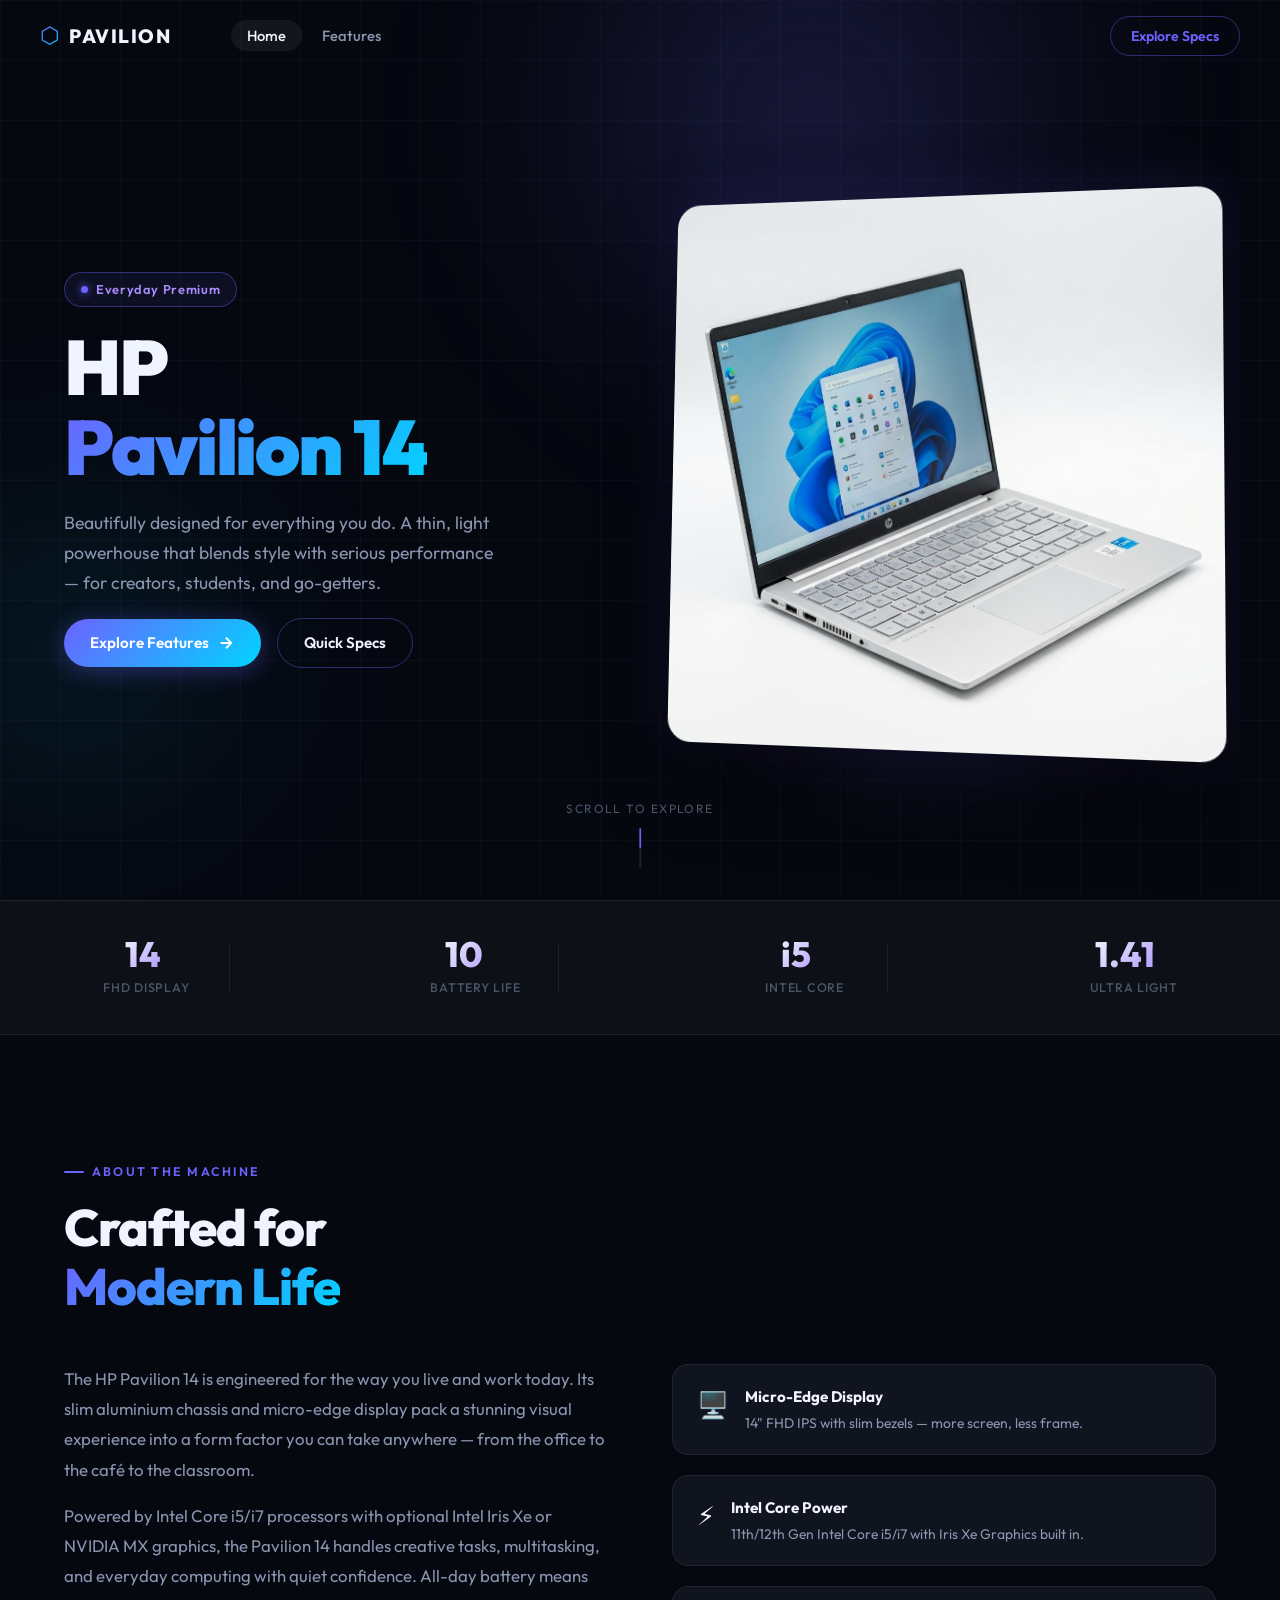
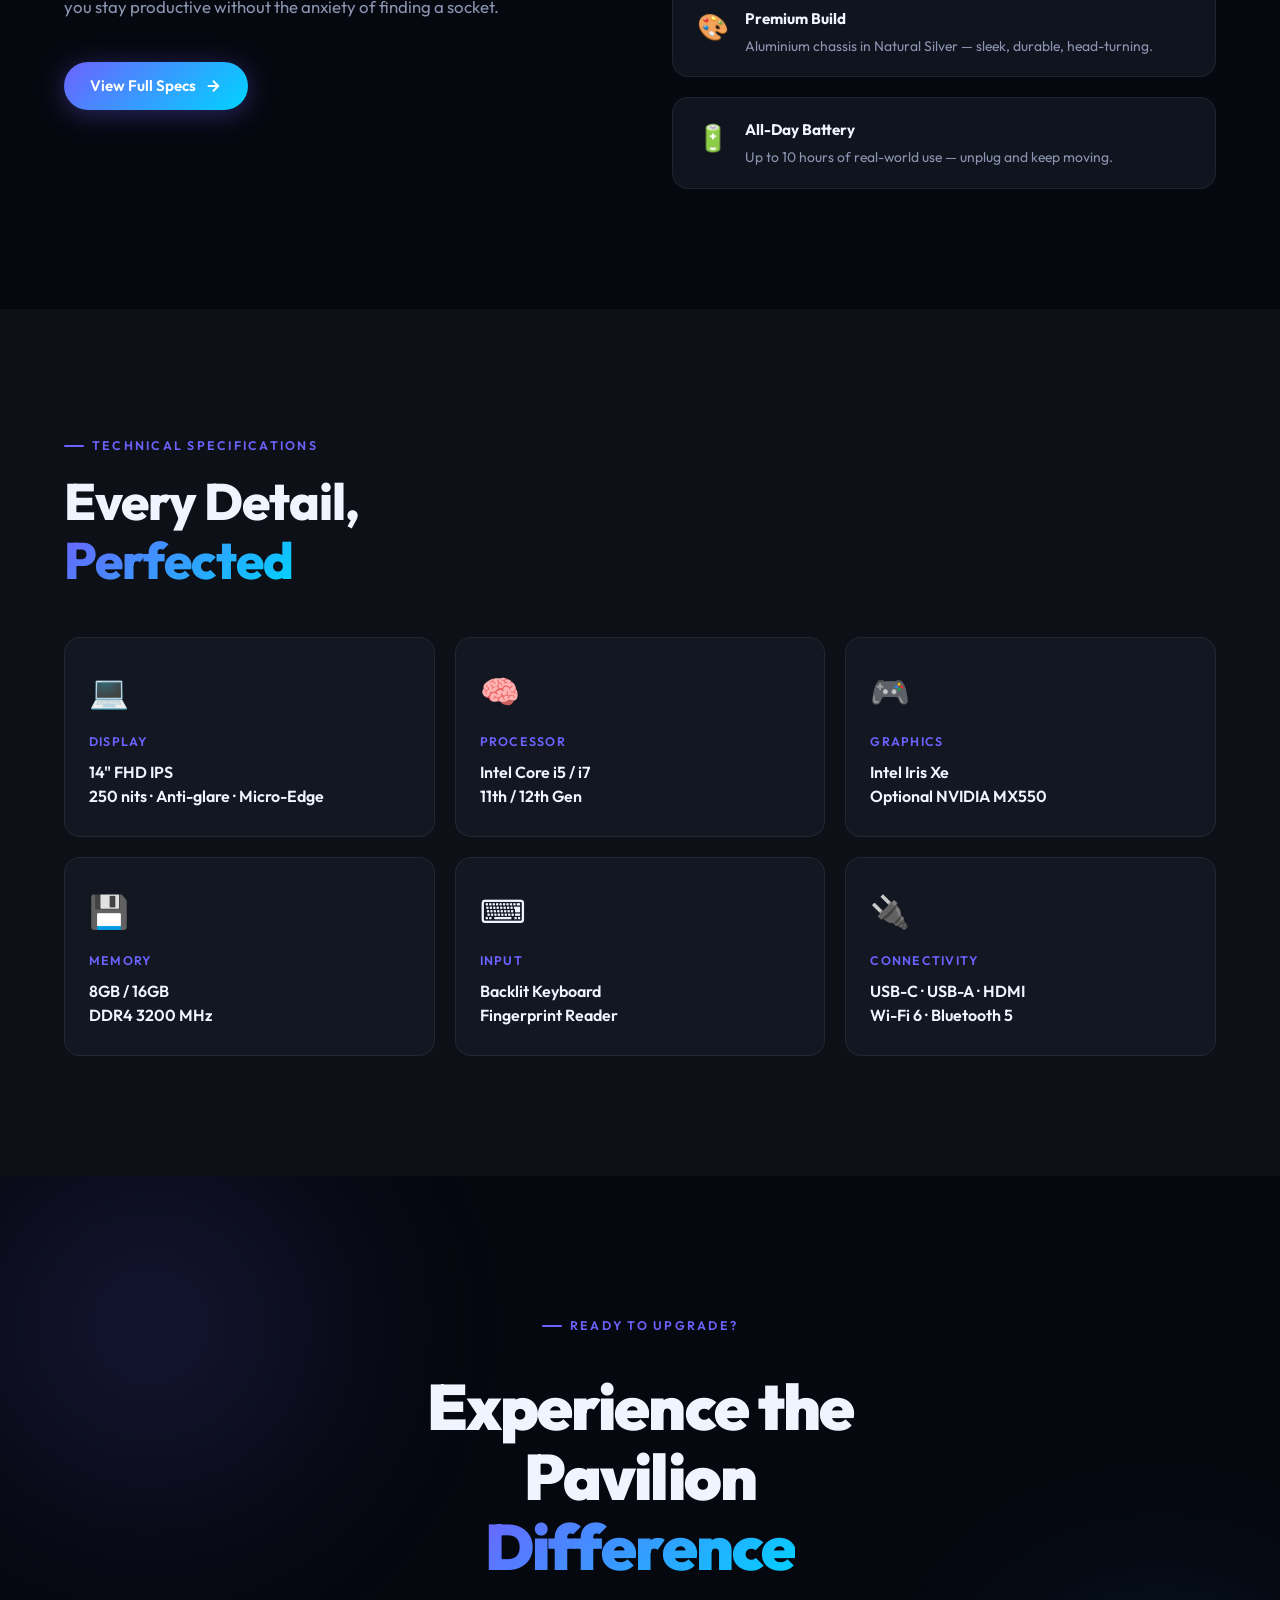
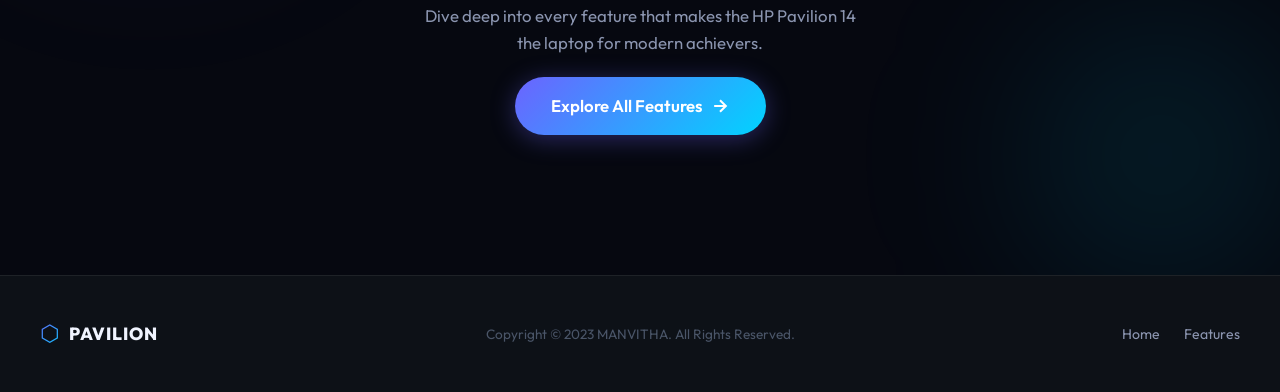
<file: index.html>
<!DOCTYPE html>
<html lang="en">
<head>
  <meta charset="UTF-8" />
  <meta name="viewport" content="width=device-width, initial-scale=1.0" />
  <title>HP Pavilion 14 — Beautifully Versatile</title>
  <meta name="description" content="HP Pavilion 14 — an elegantly designed laptop built for creators, students, and professionals. Discover its stunning display, all-day battery, and premium build." />
  <link rel="preconnect" href="https://fonts.googleapis.com" />
  <link rel="preconnect" href="https://fonts.gstatic.com" crossorigin />
  <link href="https://fonts.googleapis.com/css2?family=Outfit:wght@300;400;500;600;700;800;900&family=JetBrains+Mono:wght@400;600&display=swap" rel="stylesheet" />
  <link rel="stylesheet" href="style.css" />
</head>
<body>

  <!-- ── NAV ── -->
  <nav class="nav" id="nav">
    <div class="nav-inner">
      <a href="index.html" class="nav-logo">
        <span class="logo-icon">⬡</span>
        <span>PAVILION</span>
      </a>
      <ul class="nav-links">
        <li><a href="index.html" class="nav-link active">Home</a></li>
        <li><a href="featues.html" class="nav-link">Features</a></li>
      </ul>
      <a href="featues.html" class="nav-cta">Explore Specs</a>
    </div>
  </nav>

  <!-- ── HERO ── -->
  <section class="hero" id="hero">
    <div class="hero-bg">
      <div class="hero-orb orb-1"></div>
      <div class="hero-orb orb-2"></div>
      <div class="hero-grid"></div>
    </div>

    <div class="hero-content">
      <div class="hero-badge">
        <span class="badge-dot"></span>
        Everyday Premium
      </div>
      <h1 class="hero-title">
        HP<br />
        <span class="gradient-text">Pavilion 14</span>
      </h1>
      <p class="hero-sub">
        Beautifully designed for everything you do. A thin, light powerhouse that blends style with serious performance — for creators, students, and go-getters.
      </p>
      <div class="hero-actions">
        <a href="featues.html" class="btn btn-primary">
          <span>Explore Features</span>
          <svg width="18" height="18" viewBox="0 0 24 24" fill="none" stroke="currentColor" stroke-width="2.5"><path d="M5 12h14M12 5l7 7-7 7"/></svg>
        </a>
        <a href="#specs" class="btn btn-ghost">Quick Specs</a>
      </div>
    </div>

    <div class="hero-visual">
      <div class="laptop-glow"></div>
      <img src="./assets/pavilion14.png" alt="HP Pavilion 14 Laptop" class="hero-img" />
    </div>

    <div class="hero-scroll">
      <span>Scroll to explore</span>
      <div class="scroll-bar"><div class="scroll-thumb"></div></div>
    </div>
  </section>

  <!-- ── STATS ── -->
  <section class="stats" id="stats">
    <div class="stats-inner">
      <div class="stat-card">
        <span class="stat-value">14<span class="stat-unit">"</span></span>
        <span class="stat-label">FHD Display</span>
      </div>
      <div class="stat-divider"></div>
      <div class="stat-card">
        <span class="stat-value">10<span class="stat-unit">hrs</span></span>
        <span class="stat-label">Battery Life</span>
      </div>
      <div class="stat-divider"></div>
      <div class="stat-card">
        <span class="stat-value">i5<span class="stat-unit">/i7</span></span>
        <span class="stat-label">Intel Core</span>
      </div>
      <div class="stat-divider"></div>
      <div class="stat-card">
        <span class="stat-value">1.41<span class="stat-unit">kg</span></span>
        <span class="stat-label">Ultra Light</span>
      </div>
    </div>
  </section>

  <!-- ── ABOUT ── -->
  <section class="about-section" id="about">
    <div class="section-inner">
      <div class="section-label">About the Machine</div>
      <h2 class="section-title">Crafted for<br /><span class="gradient-text">Modern Life</span></h2>
      <div class="about-grid">
        <div class="about-text">
          <p>
            The HP Pavilion 14 is engineered for the way you live and work today. Its slim aluminium chassis and micro-edge display pack a stunning visual experience into a form factor you can take anywhere — from the office to the café to the classroom.
          </p>
          <p>
            Powered by Intel Core i5/i7 processors with optional Intel Iris Xe or NVIDIA MX graphics, the Pavilion 14 handles creative tasks, multitasking, and everyday computing with quiet confidence. All-day battery means you stay productive without the anxiety of finding a socket.
          </p>
          <a href="featues.html" class="btn btn-primary" style="margin-top:1.5rem;display:inline-flex;">
            <span>View Full Specs</span>
            <svg width="18" height="18" viewBox="0 0 24 24" fill="none" stroke="currentColor" stroke-width="2.5"><path d="M5 12h14M12 5l7 7-7 7"/></svg>
          </a>
        </div>
        <div class="about-highlights">
          <div class="highlight-item">
            <div class="hi-icon">🖥️</div>
            <div>
              <div class="hi-title">Micro-Edge Display</div>
              <div class="hi-desc">14" FHD IPS with slim bezels — more screen, less frame.</div>
            </div>
          </div>
          <div class="highlight-item">
            <div class="hi-icon">⚡</div>
            <div>
              <div class="hi-title">Intel Core Power</div>
              <div class="hi-desc">11th/12th Gen Intel Core i5/i7 with Iris Xe Graphics built in.</div>
            </div>
          </div>
          <div class="highlight-item">
            <div class="hi-icon">🎨</div>
            <div>
              <div class="hi-title">Premium Build</div>
              <div class="hi-desc">Aluminium chassis in Natural Silver — sleek, durable, head-turning.</div>
            </div>
          </div>
          <div class="highlight-item">
            <div class="hi-icon">🔋</div>
            <div>
              <div class="hi-title">All-Day Battery</div>
              <div class="hi-desc">Up to 10 hours of real-world use — unplug and keep moving.</div>
            </div>
          </div>
        </div>
      </div>
    </div>
  </section>

  <!-- ── QUICK SPECS ── -->
  <section class="specs-section" id="specs">
    <div class="section-inner">
      <div class="section-label">Technical Specifications</div>
      <h2 class="section-title">Every Detail,<br /><span class="gradient-text">Perfected</span></h2>
      <div class="specs-grid">
        <div class="spec-card">
          <div class="spec-icon">💻</div>
          <div class="spec-name">Display</div>
          <div class="spec-value">14" FHD IPS<br />250 nits · Anti-glare · Micro-Edge</div>
        </div>
        <div class="spec-card">
          <div class="spec-icon">🧠</div>
          <div class="spec-name">Processor</div>
          <div class="spec-value">Intel Core i5 / i7<br />11th / 12th Gen</div>
        </div>
        <div class="spec-card">
          <div class="spec-icon">🎮</div>
          <div class="spec-name">Graphics</div>
          <div class="spec-value">Intel Iris Xe<br />Optional NVIDIA MX550</div>
        </div>
        <div class="spec-card">
          <div class="spec-icon">💾</div>
          <div class="spec-name">Memory</div>
          <div class="spec-value">8GB / 16GB<br />DDR4 3200 MHz</div>
        </div>
        <div class="spec-card">
          <div class="spec-icon">⌨️</div>
          <div class="spec-name">Input</div>
          <div class="spec-value">Backlit Keyboard<br />Fingerprint Reader</div>
        </div>
        <div class="spec-card">
          <div class="spec-icon">🔌</div>
          <div class="spec-name">Connectivity</div>
          <div class="spec-value">USB-C · USB-A · HDMI<br />Wi-Fi 6 · Bluetooth 5</div>
        </div>
      </div>
    </div>
  </section>

  <!-- ── CTA ── -->
  <section class="cta-section">
    <div class="cta-orb cta-orb-1"></div>
    <div class="cta-orb cta-orb-2"></div>
    <div class="cta-inner">
      <div class="section-label">Ready to Upgrade?</div>
      <h2 class="cta-title">Experience the Pavilion<br /><span class="gradient-text">Difference</span></h2>
      <p class="cta-desc">Dive deep into every feature that makes the HP Pavilion 14 the laptop for modern achievers.</p>
      <a href="featues.html" class="btn btn-primary btn-lg">
        <span>Explore All Features</span>
        <svg width="20" height="20" viewBox="0 0 24 24" fill="none" stroke="currentColor" stroke-width="2.5"><path d="M5 12h14M12 5l7 7-7 7"/></svg>
      </a>
    </div>
  </section>

  <!-- ── FOOTER ── -->
  <footer class="footer">
    <div class="footer-inner">
      <div class="footer-logo">
        <span class="logo-icon">⬡</span>
        <span>PAVILION</span>
      </div>
      <p class="footer-copy">Copyright &copy; 2023 MANVITHA. All Rights Reserved.</p>
      <div class="footer-links">
        <a href="index.html">Home</a>
        <a href="featues.html">Features</a>
      </div>
    </div>
  </footer>

  <script src="main.js"></script>
</body>
</html>
</file>
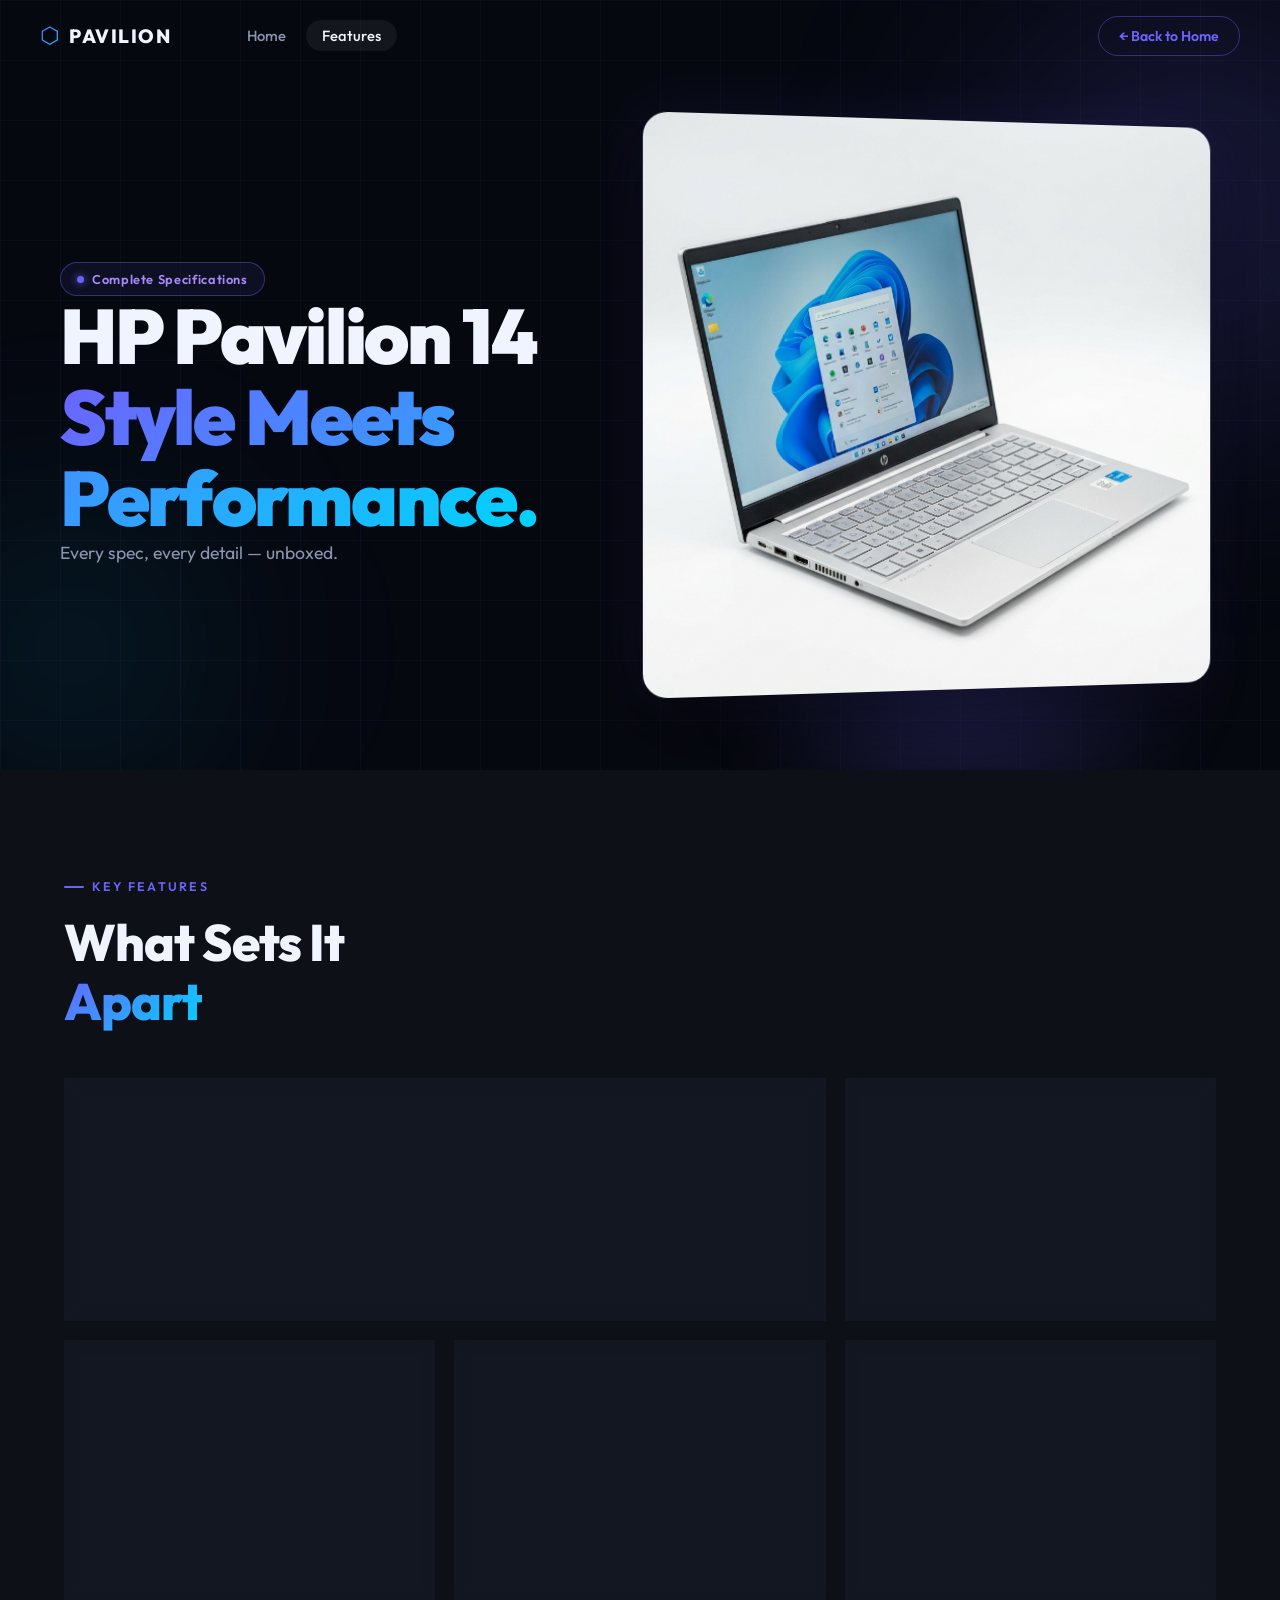
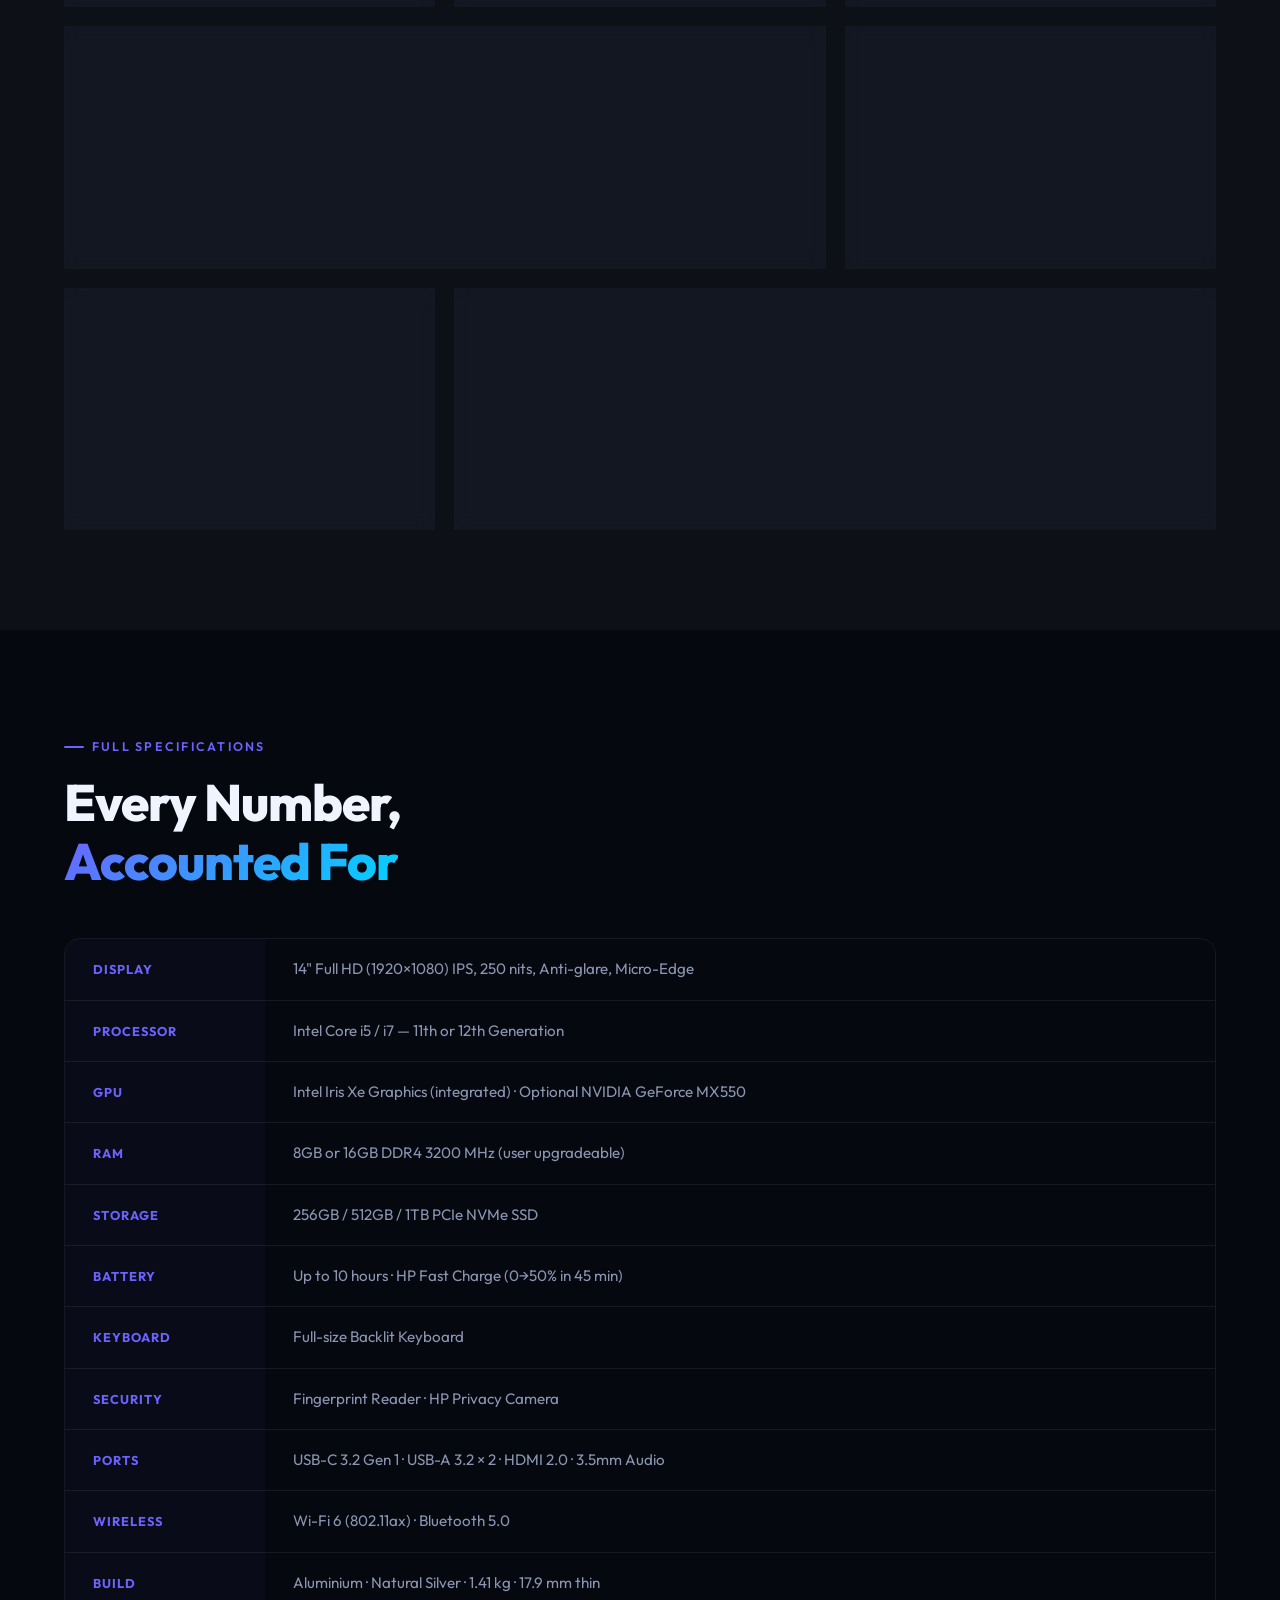
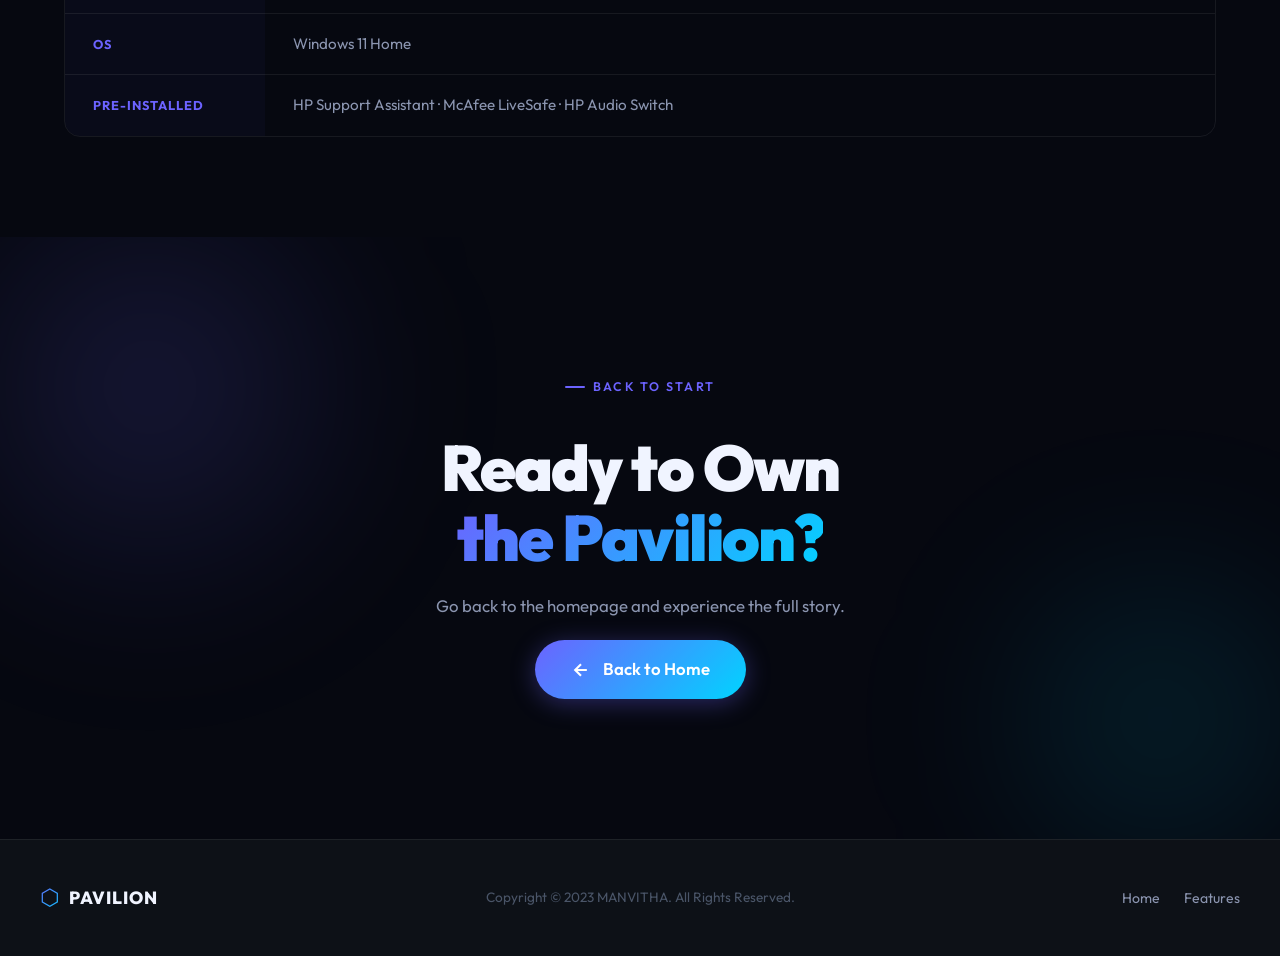
<file: featues.html>
<!DOCTYPE html>
<html lang="en">
<head>
  <meta charset="UTF-8" />
  <meta name="viewport" content="width=device-width, initial-scale=1.0" />
  <title>HP Pavilion 14 — Full Features & Specifications</title>
  <meta name="description" content="Explore the complete features and technical specifications of the HP Pavilion 14 laptop — display, GPU, CPU, battery, connectivity and more." />
  <link rel="preconnect" href="https://fonts.googleapis.com" />
  <link rel="preconnect" href="https://fonts.gstatic.com" crossorigin />
  <link href="https://fonts.googleapis.com/css2?family=Outfit:wght@300;400;500;600;700;800;900&family=JetBrains+Mono:wght@400;600&display=swap" rel="stylesheet" />
  <link rel="stylesheet" href="style.css" />
</head>
<body class="features-page">

  <!-- ── NAV ── -->
  <nav class="nav" id="nav">
    <div class="nav-inner">
      <a href="index.html" class="nav-logo">
        <span class="logo-icon">⬡</span>
        <span>PAVILION</span>
      </a>
      <ul class="nav-links">
        <li><a href="index.html" class="nav-link">Home</a></li>
        <li><a href="featues.html" class="nav-link active">Features</a></li>
      </ul>
      <a href="index.html" class="nav-cta">← Back to Home</a>
    </div>
  </nav>

  <!-- ── FEATURES HERO ── -->
  <section class="feat-hero">
    <div class="hero-bg">
      <div class="hero-orb orb-1" style="top:-10%;left:70%"></div>
      <div class="hero-orb orb-2" style="top:50%;left:-10%"></div>
      <div class="hero-grid"></div>
    </div>
    <div class="feat-hero-inner">
      <div class="hero-badge">
        <span class="badge-dot"></span>
        Complete Specifications
      </div>
      <h1 class="hero-title" style="font-size:clamp(2.5rem,6vw,5rem)">
        HP Pavilion 14<br />
        <span class="gradient-text">Style Meets Performance.</span>
      </h1>
      <p class="hero-sub">Every spec, every detail — unboxed.</p>
    </div>
    <div class="feat-hero-img-wrap">
      <div class="laptop-glow"></div>
      <img src="./assets/pavilion14.png" alt="HP Pavilion 14" class="hero-img feat-img" />
    </div>
  </section>

  <!-- ── FEATURE CARDS ── -->
  <section class="features-section">
    <div class="section-inner">
      <div class="section-label">Key Features</div>
      <h2 class="section-title">What Sets It<br /><span class="gradient-text">Apart</span></h2>

      <div class="feature-cards">

        <div class="feat-card feat-card--wide">
          <div class="feat-card-icon">🖥️</div>
          <div class="feat-card-body">
            <h3 class="feat-card-title">Micro-Edge FHD Display</h3>
            <p class="feat-card-desc">The 14-inch Full HD IPS micro-edge display delivers crisp, vivid visuals with slim bezels that maximise your screen real estate. Whether you're editing photos, watching movies, or video-calling, every detail shines with 250-nit brightness and anti-glare coating.</p>
            <ul class="feat-tags">
              <li>14" FHD IPS</li>
              <li>250 nits</li>
              <li>Anti-glare</li>
              <li>Micro-Edge</li>
              <li>sRGB Tuned</li>
            </ul>
          </div>
        </div>

        <div class="feat-card">
          <div class="feat-card-icon">🧠</div>
          <div class="feat-card-body">
            <h3 class="feat-card-title">Intel Core i5 / i7</h3>
            <p class="feat-card-desc">11th or 12th Gen Intel Core processors deliver fast, responsive performance for multitasking, content creation, and everyday productivity.</p>
          </div>
        </div>

        <div class="feat-card">
          <div class="feat-card-icon">🎮</div>
          <div class="feat-card-body">
            <h3 class="feat-card-title">Intel Iris Xe Graphics</h3>
            <p class="feat-card-desc">Integrated Intel Iris Xe delivers surprisingly capable graphics for video editing, light gaming, and smooth 4K streaming. Optional NVIDIA MX550 available.</p>
          </div>
        </div>

        <div class="feat-card">
          <div class="feat-card-icon">💾</div>
          <div class="feat-card-body">
            <h3 class="feat-card-title">8GB / 16GB DDR4</h3>
            <p class="feat-card-desc">Up to 16GB of 3200 MHz DDR4 RAM keeps dozens of browser tabs, apps, and creative tools running smoothly — no slowdowns.</p>
          </div>
        </div>

        <div class="feat-card">
          <div class="feat-card-icon">🔋</div>
          <div class="feat-card-body">
            <h3 class="feat-card-title">All-Day Battery</h3>
            <p class="feat-card-desc">Up to 10 hours of real-world battery life. HP Fast Charge gets you from 0 to 50% in just 45 minutes — perfect for busy days.</p>
          </div>
        </div>

        <div class="feat-card feat-card--wide">
          <div class="feat-card-icon">⌨️</div>
          <div class="feat-card-body">
            <h3 class="feat-card-title">Comfort & Security</h3>
            <p class="feat-card-desc">A backlit keyboard ensures comfortable typing in any environment. The integrated fingerprint reader provides instant, secure login — no passwords needed. The large, smooth touchpad makes navigation effortless.</p>
            <ul class="feat-tags">
              <li>Backlit Keyboard</li>
              <li>Fingerprint Reader</li>
              <li>HP Privacy Camera</li>
            </ul>
          </div>
        </div>

        <div class="feat-card">
          <div class="feat-card-icon">🔌</div>
          <div class="feat-card-body">
            <h3 class="feat-card-title">Full Connectivity</h3>
            <p class="feat-card-desc">USB-C (with charging), USB-A 3.2, HDMI 2.0, Wi-Fi 6, and Bluetooth 5.0 — connected to everything, everywhere.</p>
          </div>
        </div>

        <div class="feat-card">
          <div class="feat-card-icon">🪶</div>
          <div class="feat-card-body">
            <h3 class="feat-card-title">Premium Aluminium Build</h3>
            <p class="feat-card-desc">Natural Silver aluminium chassis — lightweight at just 1.41 kg with a refined finish that looks as good as it performs.</p>
          </div>
        </div>

        <div class="feat-card feat-card--wide feat-card--software">
          <div class="feat-card-icon">🪟</div>
          <div class="feat-card-body">
            <h3 class="feat-card-title">Ready Out of the Box</h3>
            <p class="feat-card-desc">Windows 11 Home comes pre-installed alongside HP Support Assistant, HP Audio Switch, and McAfee LiveSafe — everything you need to hit the ground running from day one.</p>
            <ul class="feat-tags">
              <li>Windows 11 Home</li>
              <li>HP Support Assistant</li>
              <li>McAfee LiveSafe</li>
            </ul>
          </div>
        </div>

      </div>
    </div>
  </section>

  <!-- ── FULL SPEC TABLE ── -->
  <section class="spec-table-section">
    <div class="section-inner">
      <div class="section-label">Full Specifications</div>
      <h2 class="section-title">Every Number,<br /><span class="gradient-text">Accounted For</span></h2>
      <div class="spec-table-wrap">
        <table class="spec-table">
          <tbody>
            <tr><th>Display</th><td>14" Full HD (1920×1080) IPS, 250 nits, Anti-glare, Micro-Edge</td></tr>
            <tr><th>Processor</th><td>Intel Core i5 / i7 — 11th or 12th Generation</td></tr>
            <tr><th>GPU</th><td>Intel Iris Xe Graphics (integrated) · Optional NVIDIA GeForce MX550</td></tr>
            <tr><th>RAM</th><td>8GB or 16GB DDR4 3200 MHz (user upgradeable)</td></tr>
            <tr><th>Storage</th><td>256GB / 512GB / 1TB PCIe NVMe SSD</td></tr>
            <tr><th>Battery</th><td>Up to 10 hours · HP Fast Charge (0→50% in 45 min)</td></tr>
            <tr><th>Keyboard</th><td>Full-size Backlit Keyboard</td></tr>
            <tr><th>Security</th><td>Fingerprint Reader · HP Privacy Camera</td></tr>
            <tr><th>Ports</th><td>USB-C 3.2 Gen 1 · USB-A 3.2 × 2 · HDMI 2.0 · 3.5mm Audio</td></tr>
            <tr><th>Wireless</th><td>Wi-Fi 6 (802.11ax) · Bluetooth 5.0</td></tr>
            <tr><th>Build</th><td>Aluminium · Natural Silver · 1.41 kg · 17.9 mm thin</td></tr>
            <tr><th>OS</th><td>Windows 11 Home</td></tr>
            <tr><th>Pre-installed</th><td>HP Support Assistant · McAfee LiveSafe · HP Audio Switch</td></tr>
          </tbody>
        </table>
      </div>
    </div>
  </section>

  <!-- ── CTA ── -->
  <section class="cta-section">
    <div class="cta-orb cta-orb-1"></div>
    <div class="cta-orb cta-orb-2"></div>
    <div class="cta-inner">
      <div class="section-label">Back to Start</div>
      <h2 class="cta-title">Ready to Own<br /><span class="gradient-text">the Pavilion?</span></h2>
      <p class="cta-desc">Go back to the homepage and experience the full story.</p>
      <a href="index.html" class="btn btn-primary btn-lg">
        <svg width="20" height="20" viewBox="0 0 24 24" fill="none" stroke="currentColor" stroke-width="2.5" style="margin-right:4px"><path d="M19 12H5M12 19l-7-7 7-7"/></svg>
        <span>Back to Home</span>
      </a>
    </div>
  </section>

  <!-- ── FOOTER ── -->
  <footer class="footer">
    <div class="footer-inner">
      <div class="footer-logo">
        <span class="logo-icon">⬡</span>
        <span>PAVILION</span>
      </div>
      <p class="footer-copy">Copyright &copy; 2023 MANVITHA. All Rights Reserved.</p>
      <div class="footer-links">
        <a href="index.html">Home</a>
        <a href="featues.html">Features</a>
      </div>
    </div>
  </footer>

  <script src="main.js"></script>
</body>
</html>
</file>
<file: style.css>
/* ======================================================
   LENOVO LEGION 5 — PREMIUM DESIGN SYSTEM
   ====================================================== */

/* ── Tokens ── */
:root {
  --bg-base:        #060810;
  --bg-surface:     #0d1117;
  --bg-elevated:    #161b27;
  --bg-card:        rgba(22, 27, 39, 0.7);
  --bg-card-hover:  rgba(30, 37, 55, 0.9);

  --accent:         #6c63ff;
  --accent-alt:     #a78bfa;
  --accent-glow:    rgba(108, 99, 255, 0.35);
  --accent-2:       #00d4ff;

  --text-primary:   #f0f4ff;
  --text-secondary: #8b95b0;
  --text-muted:     #4a5568;

  --border:         rgba(255,255,255,0.07);
  --border-accent:  rgba(108, 99, 255, 0.4);

  --radius-sm:      8px;
  --radius-md:      16px;
  --radius-lg:      24px;
  --radius-xl:      32px;

  --font-main:      'Outfit', system-ui, sans-serif;
  --font-mono:      'JetBrains Mono', monospace;

  --shadow-glow:    0 0 40px rgba(108, 99, 255, 0.2);
  --shadow-card:    0 8px 32px rgba(0,0,0,0.4);
}

/* ── Reset ── */
*, *::before, *::after { box-sizing: border-box; margin: 0; padding: 0; }

html { scroll-behavior: smooth; }

body {
  background-color: var(--bg-base);
  color: var(--text-primary);
  font-family: var(--font-main);
  font-size: 16px;
  line-height: 1.6;
  overflow-x: hidden;
  -webkit-font-smoothing: antialiased;
}

img { display: block; max-width: 100%; }
a   { text-decoration: none; color: inherit; }
ul  { list-style: none; }

/* ── Utilities ── */
.gradient-text {
  background: linear-gradient(135deg, var(--accent) 0%, var(--accent-2) 100%);
  -webkit-background-clip: text;
  -webkit-text-fill-color: transparent;
  background-clip: text;
}

/* ── Buttons ── */
.btn {
  display: inline-flex;
  align-items: center;
  gap: 8px;
  padding: 12px 26px;
  border-radius: 50px;
  font-family: var(--font-main);
  font-size: 0.95rem;
  font-weight: 600;
  cursor: pointer;
  transition: all 0.3s cubic-bezier(0.34, 1.56, 0.64, 1);
  border: none;
  white-space: nowrap;
}
.btn-primary {
  background: linear-gradient(135deg, var(--accent), var(--accent-2));
  color: #fff;
  box-shadow: 0 4px 24px var(--accent-glow);
}
.btn-primary:hover {
  transform: translateY(-2px) scale(1.03);
  box-shadow: 0 8px 36px var(--accent-glow);
}
.btn-ghost {
  background: transparent;
  color: var(--text-primary);
  border: 1px solid var(--border-accent);
}
.btn-ghost:hover {
  background: rgba(108, 99, 255, 0.1);
  transform: translateY(-2px);
}
.btn-lg {
  padding: 16px 36px;
  font-size: 1.05rem;
}

/* ── Section helpers ── */
.section-inner {
  max-width: 1200px;
  margin: 0 auto;
  padding: 0 24px;
}
.section-label {
  display: inline-flex;
  align-items: center;
  gap: 8px;
  font-size: 0.78rem;
  font-weight: 600;
  letter-spacing: 0.18em;
  text-transform: uppercase;
  color: var(--accent);
  margin-bottom: 16px;
}
.section-label::before {
  content: '';
  display: inline-block;
  width: 20px;
  height: 2px;
  background: var(--accent);
  border-radius: 2px;
}
.section-title {
  font-size: clamp(2rem, 4vw, 3.2rem);
  font-weight: 800;
  line-height: 1.15;
  margin-bottom: 48px;
  letter-spacing: -0.02em;
}

/* ======================================================
   NAV
   ====================================================== */
.nav {
  position: fixed;
  top: 0; left: 0; right: 0;
  z-index: 1000;
  padding: 0 24px;
  transition: background 0.4s, backdrop-filter 0.4s, border-color 0.4s;
}
.nav.scrolled {
  background: rgba(6, 8, 16, 0.85);
  backdrop-filter: blur(20px);
  border-bottom: 1px solid var(--border);
}
.nav-inner {
  max-width: 1200px;
  margin: 0 auto;
  height: 72px;
  display: flex;
  align-items: center;
  gap: 40px;
}
.nav-logo {
  display: flex;
  align-items: center;
  gap: 8px;
  font-size: 1.2rem;
  font-weight: 800;
  letter-spacing: 0.08em;
  color: var(--text-primary);
}
.logo-icon {
  font-size: 1.4rem;
  background: linear-gradient(135deg, var(--accent), var(--accent-2));
  -webkit-background-clip: text;
  -webkit-text-fill-color: transparent;
  background-clip: text;
}
.nav-links {
  display: flex;
  align-items: center;
  gap: 4px;
  flex: 1;
  margin-left: 20px;
}
.nav-link {
  padding: 6px 16px;
  border-radius: 50px;
  font-size: 0.92rem;
  font-weight: 500;
  color: var(--text-secondary);
  transition: all 0.25s;
}
.nav-link:hover,
.nav-link.active {
  color: var(--text-primary);
  background: rgba(255,255,255,0.06);
}
.nav-cta {
  margin-left: auto;
  padding: 8px 20px;
  border-radius: 50px;
  border: 1px solid var(--border-accent);
  font-size: 0.88rem;
  font-weight: 600;
  color: var(--accent);
  transition: all 0.25s;
}
.nav-cta:hover {
  background: rgba(108, 99, 255, 0.12);
  transform: translateY(-1px);
}

/* ======================================================
   HERO
   ====================================================== */
.hero {
  position: relative;
  min-height: 100vh;
  display: grid;
  grid-template-columns: 1fr 1fr;
  align-items: center;
  gap: 40px;
  max-width: 1200px;
  margin: 0 auto;
  padding: 120px 24px 80px;
  overflow: hidden;
}
.hero-bg {
  position: fixed;
  inset: 0;
  pointer-events: none;
  z-index: 0;
}
.hero-grid {
  position: absolute;
  inset: 0;
  background-image:
    linear-gradient(rgba(108,99,255,0.05) 1px, transparent 1px),
    linear-gradient(90deg, rgba(108,99,255,0.05) 1px, transparent 1px);
  background-size: 60px 60px;
}
.hero-orb {
  position: absolute;
  border-radius: 50%;
  filter: blur(100px);
  pointer-events: none;
}
.orb-1 {
  width: 600px; height: 600px;
  top: -20%; left: 40%;
  background: radial-gradient(circle, rgba(108,99,255,0.25) 0%, transparent 70%);
  animation: orbFloat 8s ease-in-out infinite;
}
.orb-2 {
  width: 400px; height: 400px;
  top: 50%; left: -10%;
  background: radial-gradient(circle, rgba(0,212,255,0.15) 0%, transparent 70%);
  animation: orbFloat 10s ease-in-out infinite reverse;
}
@keyframes orbFloat {
  0%, 100% { transform: translate(0,0) scale(1); }
  50%       { transform: translate(30px, -30px) scale(1.08); }
}

.hero-content {
  position: relative;
  z-index: 1;
  display: flex;
  flex-direction: column;
  gap: 20px;
}
.hero-badge {
  display: inline-flex;
  align-items: center;
  gap: 8px;
  padding: 6px 16px;
  border-radius: 50px;
  border: 1px solid var(--border-accent);
  font-size: 0.8rem;
  font-weight: 600;
  letter-spacing: 0.05em;
  color: var(--accent-alt);
  background: rgba(108, 99, 255, 0.08);
  width: fit-content;
  animation: fadeUp 0.8s ease both;
}
.badge-dot {
  width: 7px; height: 7px;
  border-radius: 50%;
  background: var(--accent);
  box-shadow: 0 0 8px var(--accent);
  animation: pulse 2s ease infinite;
}
@keyframes pulse {
  0%, 100% { opacity: 1; transform: scale(1); }
  50%       { opacity: 0.6; transform: scale(1.3); }
}

.hero-title {
  font-size: clamp(3rem, 6vw, 5.5rem);
  font-weight: 900;
  line-height: 1.05;
  letter-spacing: -0.03em;
  animation: fadeUp 0.8s 0.1s ease both;
}
.hero-sub {
  font-size: 1.1rem;
  color: var(--text-secondary);
  max-width: 440px;
  line-height: 1.7;
  animation: fadeUp 0.8s 0.2s ease both;
}
.hero-actions {
  display: flex;
  align-items: center;
  gap: 16px;
  flex-wrap: wrap;
  animation: fadeUp 0.8s 0.3s ease both;
}

.hero-visual {
  position: relative;
  z-index: 1;
  display: flex;
  align-items: center;
  justify-content: center;
  animation: fadeUp 0.9s 0.2s ease both;
}
.laptop-glow {
  position: absolute;
  width: 80%;
  height: 50%;
  background: radial-gradient(ellipse, var(--accent-glow) 0%, transparent 70%);
  bottom: -10%;
  left: 10%;
  filter: blur(30px);
  border-radius: 50%;
}
.hero-img {
  width: 100%;
  max-width: 600px;
  border-radius: var(--radius-lg);
  box-shadow: 0 32px 80px rgba(0,0,0,0.6), 0 0 60px rgba(108,99,255,0.15);
  transform: perspective(1000px) rotateY(-8deg) rotateX(3deg);
  transition: transform 0.4s ease;
  position: relative;
}
.hero-img:hover {
  transform: perspective(1000px) rotateY(0deg) rotateX(0deg) scale(1.02);
}

.hero-scroll {
  position: absolute;
  bottom: 32px;
  left: 50%;
  transform: translateX(-50%);
  display: flex;
  flex-direction: column;
  align-items: center;
  gap: 10px;
  z-index: 1;
  font-size: 0.75rem;
  letter-spacing: 0.12em;
  text-transform: uppercase;
  color: var(--text-muted);
}
.scroll-bar {
  width: 2px;
  height: 40px;
  background: rgba(255,255,255,0.1);
  border-radius: 2px;
  overflow: hidden;
}
.scroll-thumb {
  width: 100%;
  height: 50%;
  background: var(--accent);
  border-radius: 2px;
  animation: scrollAnim 2s ease infinite;
}
@keyframes scrollAnim {
  0%   { transform: translateY(-100%); }
  100% { transform: translateY(200%); }
}

/* ======================================================
   STATS
   ====================================================== */
.stats {
  border-top: 1px solid var(--border);
  border-bottom: 1px solid var(--border);
  background: var(--bg-surface);
  position: relative;
  z-index: 2;
}
.stats-inner {
  max-width: 1200px;
  margin: 0 auto;
  padding: 0 24px;
  display: grid;
  grid-template-columns: repeat(7, 1fr);
  align-items: center;
}
.stat-card {
  padding: 36px 24px;
  display: flex;
  flex-direction: column;
  align-items: center;
  gap: 6px;
  text-align: center;
}
.stat-value {
  font-size: 2.2rem;
  font-weight: 800;
  background: linear-gradient(135deg, var(--text-primary), var(--accent-alt));
  -webkit-background-clip: text;
  -webkit-text-fill-color: transparent;
  background-clip: text;
  line-height: 1;
}
.stat-unit {
  font-size: 1rem;
  font-weight: 600;
  opacity: 0.6;
}
.stat-label {
  font-size: 0.78rem;
  font-weight: 500;
  color: var(--text-muted);
  letter-spacing: 0.06em;
  text-transform: uppercase;
}
.stat-divider {
  width: 1px;
  height: 50px;
  background: var(--border);
}

/* ======================================================
   ABOUT
   ====================================================== */
.about-section {
  padding: 120px 0;
  position: relative;
  z-index: 2;
}
.about-grid {
  display: grid;
  grid-template-columns: 1fr 1fr;
  gap: 64px;
  align-items: start;
}
.about-text p {
  font-size: 1.05rem;
  color: var(--text-secondary);
  line-height: 1.8;
  margin-bottom: 16px;
}
.about-highlights {
  display: flex;
  flex-direction: column;
  gap: 20px;
}
.highlight-item {
  display: flex;
  align-items: flex-start;
  gap: 16px;
  padding: 20px 24px;
  background: var(--bg-card);
  border: 1px solid var(--border);
  border-radius: var(--radius-md);
  backdrop-filter: blur(10px);
  transition: all 0.3s ease;
}
.highlight-item:hover {
  border-color: var(--border-accent);
  background: var(--bg-card-hover);
  transform: translateX(4px);
  box-shadow: var(--shadow-card);
}
.hi-icon {
  font-size: 1.6rem;
  flex-shrink: 0;
}
.hi-title {
  font-size: 0.95rem;
  font-weight: 700;
  color: var(--text-primary);
  margin-bottom: 4px;
}
.hi-desc {
  font-size: 0.87rem;
  color: var(--text-secondary);
  line-height: 1.5;
}

/* ======================================================
   SPECS GRID
   ====================================================== */
.specs-section {
  padding: 120px 0;
  background: var(--bg-surface);
  position: relative;
  z-index: 2;
}
.specs-grid {
  display: grid;
  grid-template-columns: repeat(3, 1fr);
  gap: 20px;
}
.spec-card {
  background: var(--bg-card);
  border: 1px solid var(--border);
  border-radius: var(--radius-md);
  padding: 28px 24px;
  transition: all 0.35s cubic-bezier(0.34, 1.56, 0.64, 1);
  position: relative;
  overflow: hidden;
  backdrop-filter: blur(8px);
}
.spec-card::before {
  content: '';
  position: absolute;
  top: 0; left: 0; right: 0;
  height: 2px;
  background: linear-gradient(90deg, var(--accent), var(--accent-2));
  opacity: 0;
  transition: opacity 0.3s;
}
.spec-card:hover {
  border-color: var(--border-accent);
  transform: translateY(-6px);
  box-shadow: var(--shadow-glow), var(--shadow-card);
}
.spec-card:hover::before { opacity: 1; }
.spec-icon {
  font-size: 2rem;
  margin-bottom: 14px;
}
.spec-name {
  font-size: 0.78rem;
  font-weight: 600;
  letter-spacing: 0.1em;
  text-transform: uppercase;
  color: var(--accent);
  margin-bottom: 8px;
}
.spec-value {
  font-size: 1rem;
  font-weight: 600;
  color: var(--text-primary);
  line-height: 1.5;
}

/* ======================================================
   CTA
   ====================================================== */
.cta-section {
  padding: 140px 0;
  position: relative;
  overflow: hidden;
  z-index: 2;
  text-align: center;
}
.cta-orb {
  position: absolute;
  border-radius: 50%;
  filter: blur(80px);
}
.cta-orb-1 {
  width: 500px; height: 500px;
  background: radial-gradient(circle, rgba(108,99,255,0.2) 0%, transparent 70%);
  top: -100px; left: -100px;
}
.cta-orb-2 {
  width: 400px; height: 400px;
  background: radial-gradient(circle, rgba(0,212,255,0.15) 0%, transparent 70%);
  bottom: -80px; right: -80px;
}
.cta-inner {
  position: relative;
  z-index: 1;
  max-width: 700px;
  margin: 0 auto;
  padding: 0 24px;
  display: flex;
  flex-direction: column;
  align-items: center;
  gap: 20px;
}
.cta-title {
  font-size: clamp(2.4rem, 5vw, 4rem);
  font-weight: 900;
  letter-spacing: -0.03em;
  line-height: 1.1;
}
.cta-desc {
  font-size: 1.05rem;
  color: var(--text-secondary);
  max-width: 450px;
}

/* ======================================================
   FOOTER
   ====================================================== */
.footer {
  border-top: 1px solid var(--border);
  background: var(--bg-surface);
  padding: 40px 24px;
  position: relative;
  z-index: 2;
}
.footer-inner {
  max-width: 1200px;
  margin: 0 auto;
  display: flex;
  align-items: center;
  justify-content: space-between;
  flex-wrap: wrap;
  gap: 16px;
}
.footer-logo {
  display: flex;
  align-items: center;
  gap: 8px;
  font-size: 1.1rem;
  font-weight: 800;
  letter-spacing: 0.06em;
}
.footer-copy {
  font-size: 0.85rem;
  color: var(--text-muted);
}
.footer-links {
  display: flex;
  gap: 24px;
}
.footer-links a {
  font-size: 0.88rem;
  color: var(--text-secondary);
  transition: color 0.2s;
}
.footer-links a:hover { color: var(--text-primary); }

/* ======================================================
   FEATURES PAGE
   ====================================================== */
.feat-hero {
  position: relative;
  min-height: 70vh;
  display: flex;
  align-items: center;
  overflow: hidden;
}
.feat-hero-inner {
  position: relative;
  z-index: 1;
  flex: 1;
  padding: 140px 24px 80px;
  max-width: 650px;
  margin-left: auto;
  margin-right: 0;
  padding-left: 60px;
}
.feat-hero-img-wrap {
  position: relative;
  flex: 1;
  display: flex;
  align-items: center;
  justify-content: center;
  padding: 120px 60px 80px 0;
  z-index: 1;
}
.feat-img {
  max-width: 580px;
  border-radius: var(--radius-lg);
  box-shadow: 0 32px 80px rgba(0,0,0,0.6), 0 0 60px rgba(108,99,255,0.12);
  transform: perspective(1000px) rotateY(6deg);
  transition: transform 0.4s;
}
.feat-img:hover {
  transform: perspective(1000px) rotateY(0deg) scale(1.01);
}

/* Feature cards */
.features-section {
  padding: 100px 0;
  background: var(--bg-surface);
  position: relative;
  z-index: 2;
}
.feature-cards {
  display: grid;
  grid-template-columns: repeat(3, 1fr);
  gap: 20px;
}
.feat-card {
  background: var(--bg-card);
  border: 1px solid var(--border);
  border-radius: var(--radius-md);
  padding: 28px 24px;
  display: flex;
  flex-direction: column;
  gap: 16px;
  backdrop-filter: blur(8px);
  transition: all 0.35s cubic-bezier(0.34, 1.56, 0.64, 1);
  position: relative;
  overflow: hidden;
}
.feat-card::before {
  content: '';
  position: absolute;
  top: 0; left: 0; right: 0;
  height: 2px;
  background: linear-gradient(90deg, var(--accent), var(--accent-2));
  opacity: 0;
  transition: opacity 0.3s;
}
.feat-card:hover {
  border-color: var(--border-accent);
  transform: translateY(-6px);
  box-shadow: var(--shadow-glow), var(--shadow-card);
}
.feat-card:hover::before { opacity: 1; }
.feat-card--wide {
  grid-column: span 2;
  flex-direction: row;
  align-items: flex-start;
}
.feat-card-icon {
  font-size: 2.2rem;
  flex-shrink: 0;
}
.feat-card-title {
  font-size: 1.1rem;
  font-weight: 700;
  color: var(--text-primary);
  margin-bottom: 8px;
}
.feat-card-desc {
  font-size: 0.92rem;
  color: var(--text-secondary);
  line-height: 1.7;
}
.feat-tags {
  display: flex;
  flex-wrap: wrap;
  gap: 8px;
  margin-top: 12px;
}
.feat-tags li {
  padding: 4px 12px;
  border-radius: 50px;
  border: 1px solid var(--border-accent);
  font-size: 0.78rem;
  font-weight: 600;
  color: var(--accent-alt);
  background: rgba(108,99,255,0.08);
}

/* Spec table */
.spec-table-section {
  padding: 100px 0;
  position: relative;
  z-index: 2;
}
.spec-table-wrap {
  overflow-x: auto;
  border-radius: var(--radius-md);
  border: 1px solid var(--border);
}
.spec-table {
  width: 100%;
  border-collapse: collapse;
  font-size: 0.95rem;
}
.spec-table th,
.spec-table td {
  padding: 18px 28px;
  text-align: left;
  border-bottom: 1px solid var(--border);
}
.spec-table tr:last-child th,
.spec-table tr:last-child td {
  border-bottom: none;
}
.spec-table th {
  width: 200px;
  font-size: 0.8rem;
  font-weight: 700;
  letter-spacing: 0.08em;
  text-transform: uppercase;
  color: var(--accent);
  background: rgba(108,99,255,0.04);
}
.spec-table td {
  color: var(--text-secondary);
  font-size: 0.95rem;
}
.spec-table tr {
  transition: background 0.2s;
}
.spec-table tr:hover td {
  background: rgba(255,255,255,0.02);
  color: var(--text-primary);
}

/* ======================================================
   ANIMATIONS
   ====================================================== */
@keyframes fadeUp {
  from { opacity: 0; transform: translateY(28px); }
  to   { opacity: 1; transform: translateY(0); }
}

.reveal {
  opacity: 0;
  transform: translateY(36px);
  transition: opacity 0.7s ease, transform 0.7s ease;
}
.reveal.visible {
  opacity: 1;
  transform: none;
}

/* ======================================================
   RESPONSIVE
   ====================================================== */
@media (max-width: 1024px) {
  .hero {
    grid-template-columns: 1fr;
    text-align: center;
    padding-top: 100px;
  }
  .hero-sub { margin: 0 auto; }
  .hero-actions { justify-content: center; }
  .hero-scroll { display: none; }

  .about-grid { grid-template-columns: 1fr; gap: 40px; }

  .feat-hero { flex-direction: column; }
  .feat-hero-inner {
    padding: 130px 24px 20px;
    max-width: 100%;
    text-align: center;
  }
  .feat-hero-img-wrap { padding: 20px 24px 60px; }

  .specs-grid { grid-template-columns: repeat(2, 1fr); }
  .feature-cards { grid-template-columns: 1fr 1fr; }
  .feat-card--wide { grid-column: span 2; }

  .stats-inner { grid-template-columns: repeat(4, 1fr); }
  .stat-divider { display: none; }
}

@media (max-width: 640px) {
  .hero-title { font-size: 2.8rem; }
  .hero-img { transform: none; }
  .specs-grid { grid-template-columns: 1fr; }
  .feature-cards { grid-template-columns: 1fr; }
  .feat-card--wide { grid-column: span 1; flex-direction: column; }
  .stats-inner { grid-template-columns: repeat(2, 1fr); }
  .footer-inner { flex-direction: column; align-items: center; text-align: center; }
  .nav-cta { display: none; }
}
</file>
